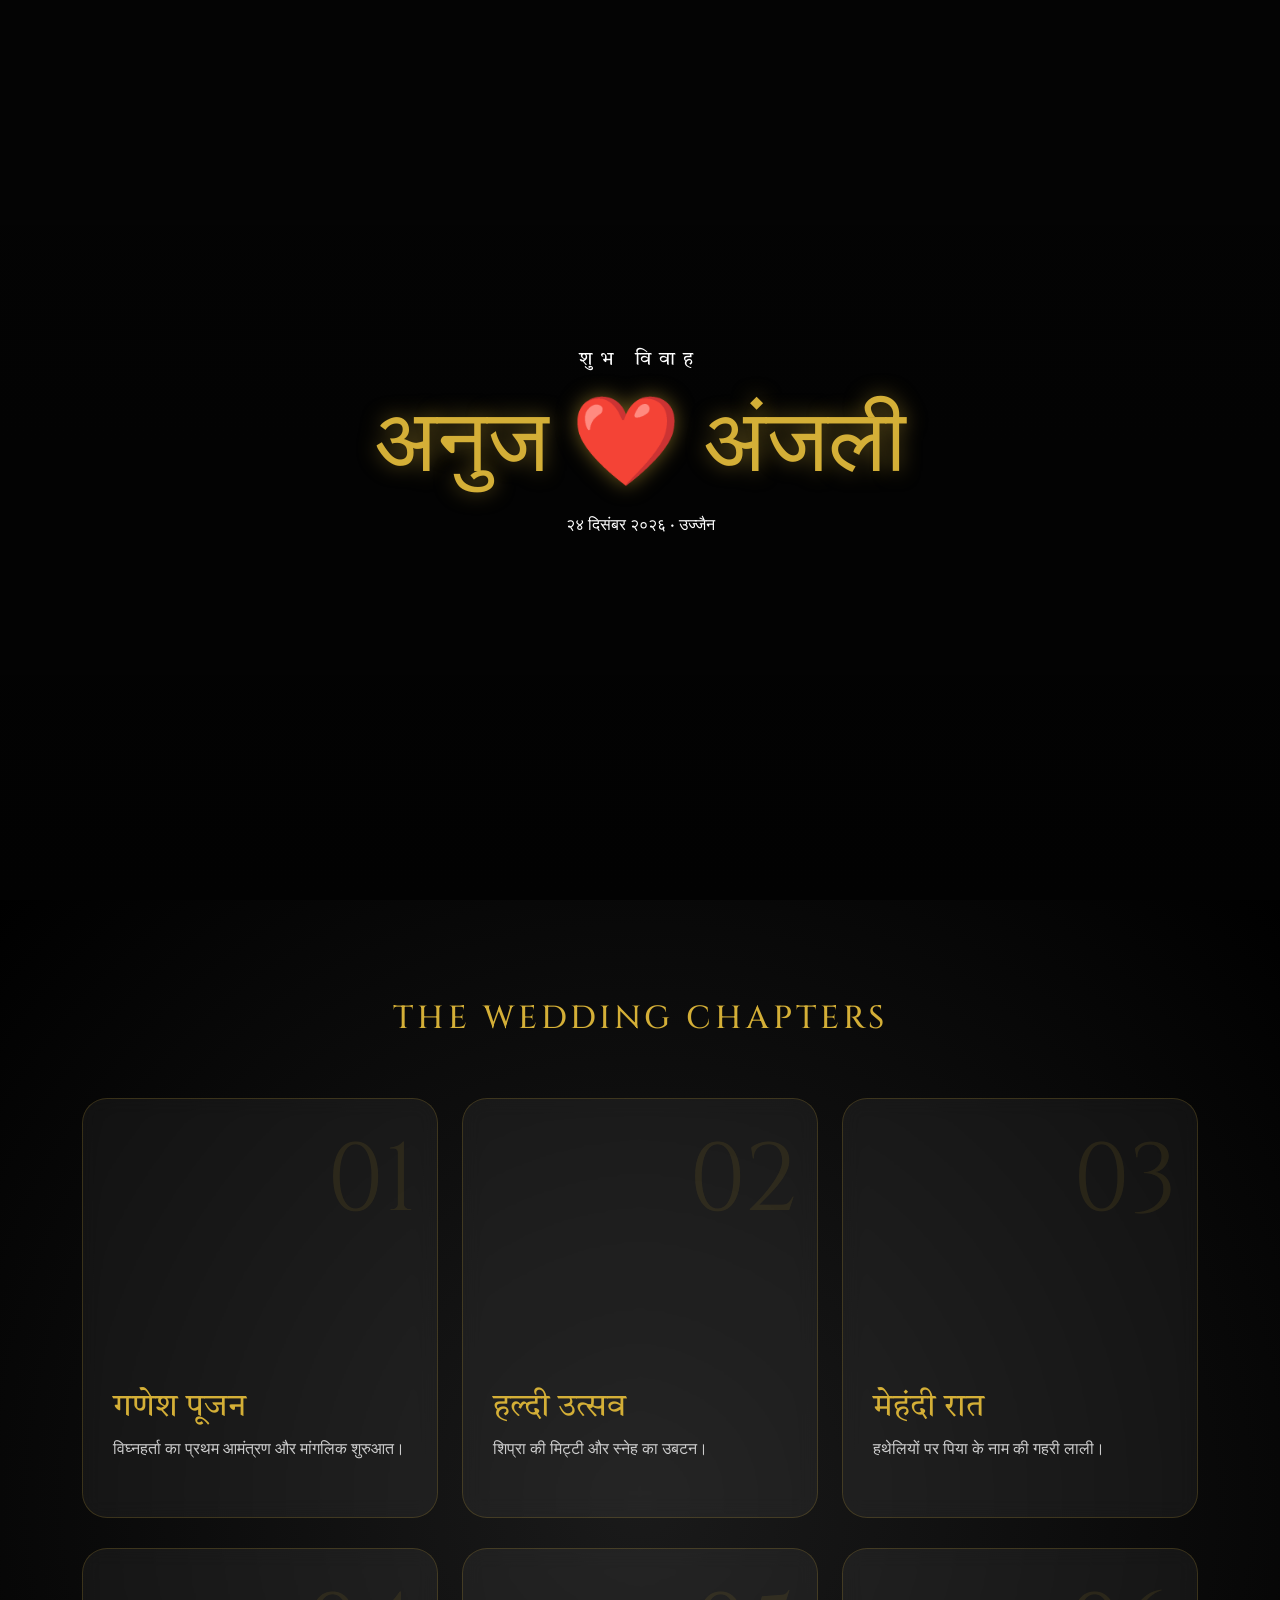
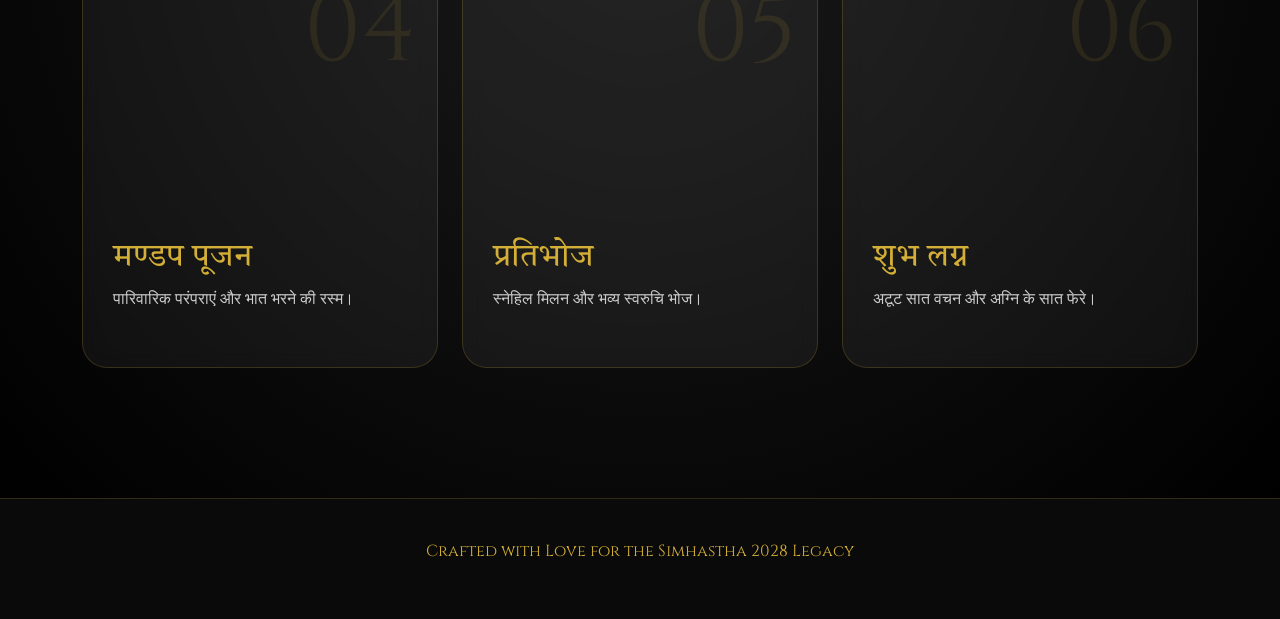
<file: index.html>
<!DOCTYPE html>
<html lang="hi">
<head>
    <meta charset="UTF-8">
    <meta name="viewport" content="width=device-width, initial-scale=1.0">
    <title>The Royal Wedding | Rahul & Anjali</title>
    
    <link href="https://cdn.jsdelivr.net/npm/bootstrap@5.3.0/dist/css/bootstrap.min.css" rel="stylesheet">
    <link href="https://fonts.googleapis.com/css2?family=Cinzel:wght@700&family=Tiro+Devanagari+Hindi&family=Montserrat:wght@300&display=swap" rel="stylesheet">
    <link href="https://unpkg.com/aos@2.3.1/dist/aos.css" rel="stylesheet">

    <style>
        :root {
            --gold: #D4AF37;
            --dark-bg: #0a0a0a;
            --card-bg: rgba(255, 255, 255, 0.05);
        }

        body {
            background-color: var(--dark-bg);
            color: #ffffff;
            font-family: 'Tiro Devanagari Hindi', serif;
            overflow-x: hidden;
        }

        /* --- Cinematic Hero --- */
        .hero {
            height: 100vh;
            background: linear-gradient(rgba(0,0,0,0.6), rgba(0,0,0,0.8)), 
                        url('https://images.unsplash.com/photo-1519741497674-611481863552?auto=format&fit=crop&w=1500&q=80');
            background-size: cover;
            background-position: center;
            display: flex;
            align-items: center;
            justify-content: center;
            text-align: center;
        }

        .hero h1 {
            font-family: 'Cinzel', serif;
            font-size: clamp(3rem, 8vw, 5.5rem);
            color: var(--gold);
            text-shadow: 0 0 20px rgba(212, 175, 55, 0.5);
        }

        /* --- Wedding Chapters Grid --- */
        .chapter-section {
            padding: 100px 0;
            background: radial-gradient(circle at center, #1a1a1a 0%, #000 100%);
        }

        .section-title {
            font-family: 'Cinzel', serif;
            color: var(--gold);
            letter-spacing: 4px;
            margin-bottom: 60px;
            text-transform: uppercase;
        }

        .chapter-card {
            background: var(--card-bg);
            border: 1px solid rgba(212, 175, 55, 0.2);
            border-radius: 25px;
            padding: 40px 30px;
            height: 420px;
            display: flex;
            flex-direction: column;
            justify-content: flex-end;
            position: relative;
            overflow: hidden;
            transition: all 0.5s cubic-bezier(0.4, 0, 0.2, 1);
            text-decoration: none;
            margin-bottom: 30px;
            backdrop-filter: blur(10px);
        }

        .chapter-card:hover {
            transform: translateY(-15px);
            border-color: var(--gold);
            background: rgba(212, 175, 55, 0.08);
            box-shadow: 0 20px 40px rgba(0,0,0,0.5);
        }

        .card-num {
            position: absolute;
            top: 10px;
            right: 20px;
            font-family: 'Cinzel', serif;
            font-size: 6rem;
            opacity: 0.1;
            color: var(--gold);
            transition: 0.5s;
        }

        .chapter-card:hover .card-num {
            opacity: 0.3;
            transform: scale(1.1);
        }

        .chapter-card h3 {
            color: var(--gold);
            font-size: 2rem;
            margin-bottom: 10px;
            z-index: 2;
        }

        .chapter-card p {
            color: #ccc;
            font-size: 1rem;
            z-index: 2;
            font-family: 'Montserrat', sans-serif;
        }

        footer {
            padding: 40px;
            text-align: center;
            border-top: 1px solid rgba(212, 175, 55, 0.2);
            color: var(--gold);
            font-family: 'Cinzel', serif;
        }
    </style>
</head>
<body>

    <header class="hero">
        <div data-aos="zoom-out" data-aos-duration="2000">
            <p style="letter-spacing: 8px; font-size: 1.2rem;">शुभ विवाह</p>
            <h1>अनुज ❤️ अंजली</h1>
            <p class="mt-3" style="font-family: 'Montserrat';">२४ दिसंबर २०२६ • उज्जैन</p>
        </div>
    </header>

    <section class="chapter-section">
        <div class="container">
            <h2 class="text-center section-title" data-aos="fade-up">The Wedding Chapters</h2>
            
            <div class="row">
                <div class="col-md-4" data-aos="fade-up">
                    <a href="ganesh.html" class="chapter-card">
                        <div class="card-num">01</div>
                        <h3>गणेश पूजन</h3>
                        <p>विघ्नहर्ता का प्रथम आमंत्रण और मांगलिक शुरुआत।</p>
                    </a>
                </div>

                <div class="col-md-4" data-aos="fade-up" data-aos-delay="100">
                    <a href="haldi.html" class="chapter-card">
                        <div class="card-num">02</div>
                        <h3>हल्दी उत्सव</h3>
                        <p>शिप्रा की मिट्टी और स्नेह का उबटन।</p>
                    </a>
                </div>

                <div class="col-md-4" data-aos="fade-up" data-aos-delay="200">
                    <a href="mehendi.html" class="chapter-card">
                        <div class="card-num">03</div>
                        <h3>मेहंदी रात</h3>
                        <p>हथेलियों पर पिया के नाम की गहरी लाली।</p>
                    </a>
                </div>

                <div class="col-md-4" data-aos="fade-up" data-aos-delay="300">
                    <a href="mandap.html" class="chapter-card">
                        <div class="card-num">04</div>
                        <h3>मण्डप पूजन</h3>
                        <p>पारिवारिक परंपराएं और भात भरने की रस्म।</p>
                    </a>
                </div>

                <div class="col-md-4" data-aos="fade-up" data-aos-delay="400">
                    <a href="pratibhoj.html" class="chapter-card">
                        <div class="card-num">05</div>
                        <h3>प्रतिभोज</h3>
                        <p>स्नेहिल मिलन और भव्य स्वरुचि भोज।</p>
                    </a>
                </div>

                <div class="col-md-4" data-aos="fade-up" data-aos-delay="500">
                    <a href="lagan.html" class="chapter-card">
                        <div class="card-num">06</div>
                        <h3>शुभ लग्न</h3>
                        <p>अटूट सात वचन और अग्नि के सात फेरे।</p>
                    </a>
                </div>
            </div>
        </div>
    </section>

    <footer>
        <p>Crafted with Love for the Simhastha 2028 Legacy</p>
    </footer>

    <script src="https://unpkg.com/aos@2.3.1/dist/aos.js"></script>
    <script>
        AOS.init({
            duration: 1000,
            once: true
        });
    </script>
</body>
</html>
</file>
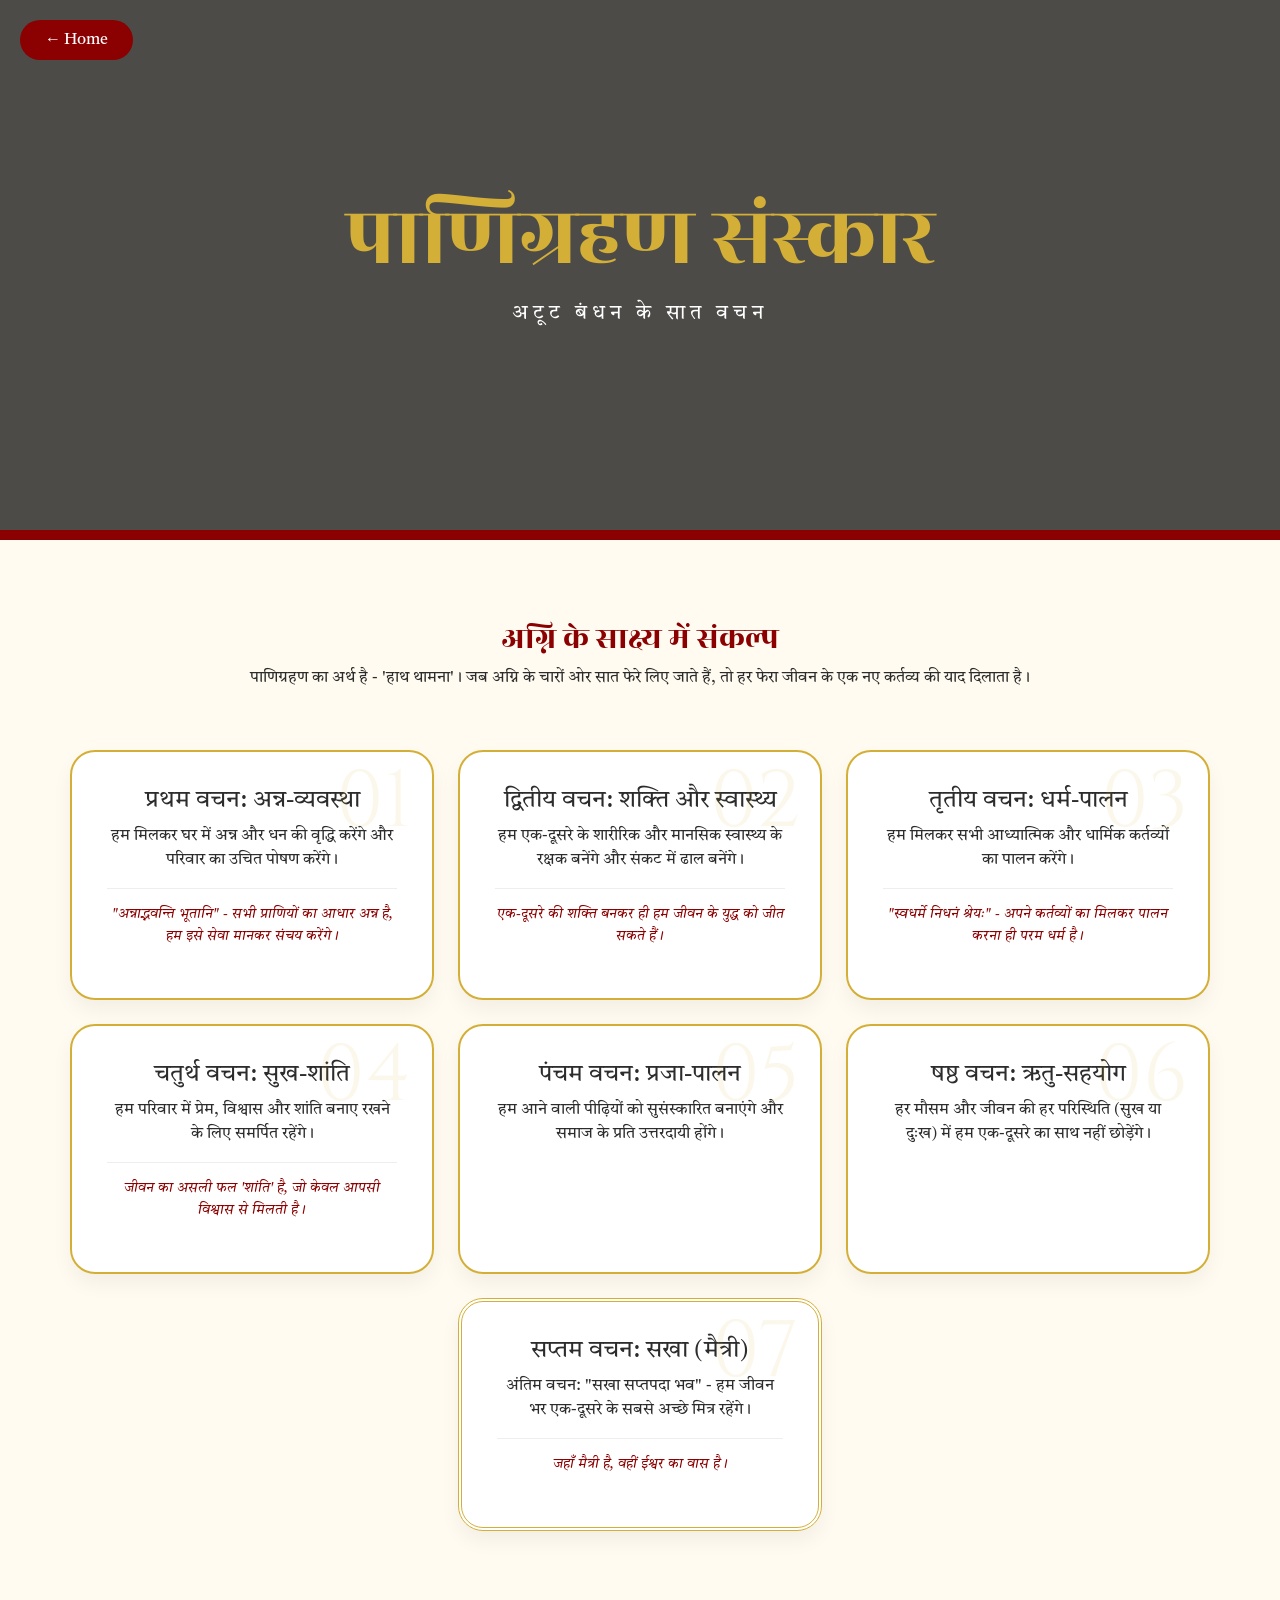
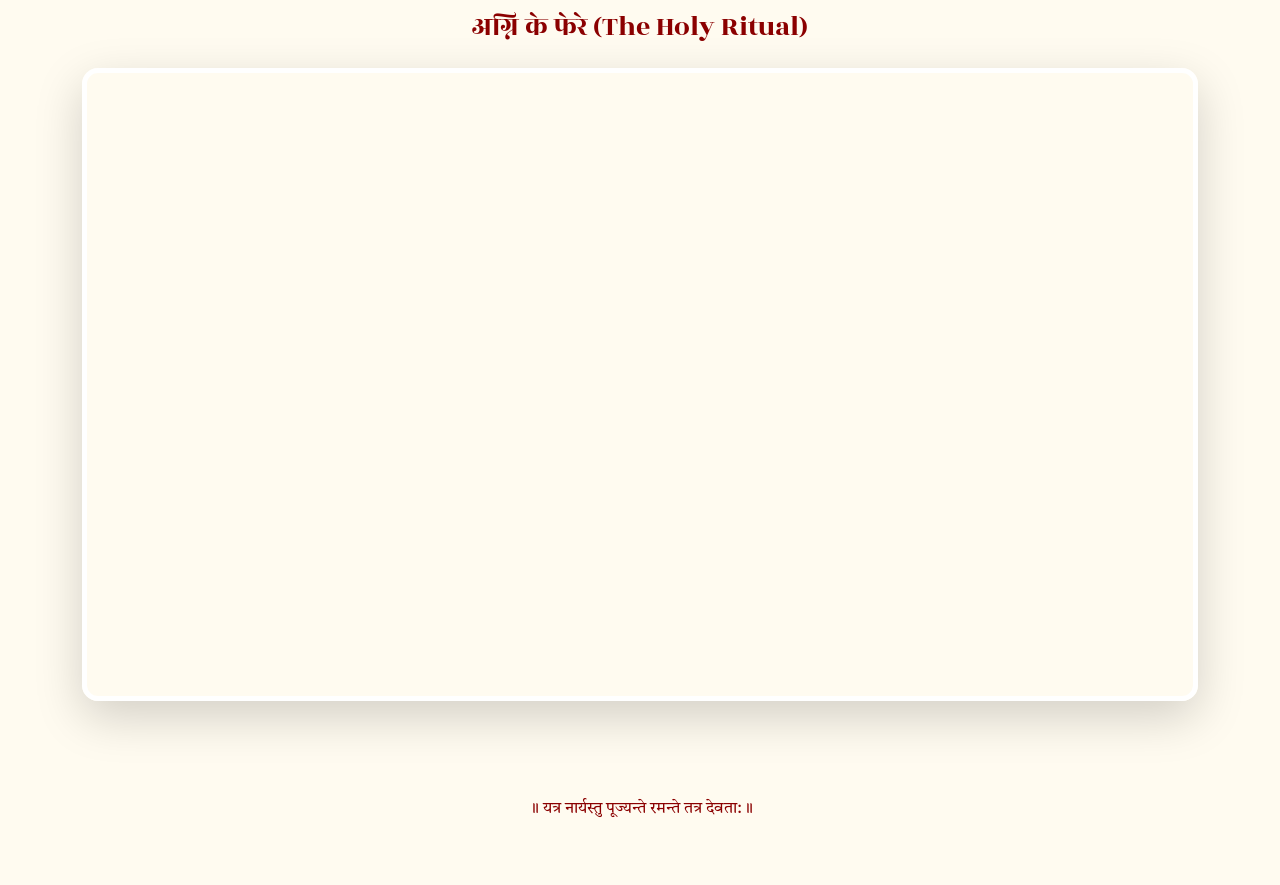
<file: lagan.html>
<!DOCTYPE html>
<html lang="hi">
<head>
    <meta charset="UTF-8">
    <meta name="viewport" content="width=device-width, initial-scale=1.0">
    <title>शुभ लग्न एवं सात वचन | अनूज एवं अंजली</title>
    
    <link href="https://cdn.jsdelivr.net/npm/bootstrap@5.3.0/dist/css/bootstrap.min.css" rel="stylesheet">
    <link href="https://fonts.googleapis.com/css2?family=Rozha+One&family=Tiro+Devanagari+Hindi&family=Cinzel:wght@700&display=swap" rel="stylesheet">
    <link href="https://unpkg.com/aos@2.3.1/dist/aos.css" rel="stylesheet">

    <style>
        :root {
            --fire-orange: #FF4500;
            --sacred-red: #8B0000;
            --gold: #D4AF37;
            --sand-bg: #FFFBF0;
        }

        body {
            font-family: 'Tiro Devanagari Hindi', serif;
            background-color: var(--sand-bg);
            color: #2c2c2c;
            overflow-x: hidden;
        }

        /* --- Header Section --- */
        .lagan-header {
            height: 60vh;
            background: linear-gradient(rgba(0,0,0,0.7), rgba(0,0,0,0.7)), 
                        url('https://images.unsplash.com/photo-1515934751635-c81c6bc9a2d8?auto=format&fit=crop&w=1500&q=80');
            background-size: cover;
            background-position: center;
            display: flex;
            align-items: center;
            justify-content: center;
            text-align: center;
            border-bottom: 10px solid var(--sacred-red);
        }

        .lagan-header h1 {
            font-family: 'Rozha One', serif;
            font-size: clamp(3rem, 10vw, 5.5rem);
            color: var(--gold);
        }

        /* --- Vachan Card Grid --- */
        .vachan-section { padding: 80px 0; }
        
        .vachan-card {
            background: white;
            border: 2px solid var(--gold);
            border-radius: 25px;
            padding: 35px;
            height: 100%;
            transition: 0.5s;
            position: relative;
            box-shadow: 0 10px 20px rgba(0,0,0,0.05);
            text-align: center;
        }

        .vachan-card:hover {
            transform: translateY(-15px) rotate(1deg);
            background: var(--sacred-red);
            color: white;
            border-color: white;
        }

        .vachan-card:hover .gita-text { color: #ffe0b2; }
        .vachan-card:hover .vachan-num { color: rgba(255,255,255,0.2); }

        .vachan-num {
            font-family: 'Cinzel', serif;
            font-size: 5rem;
            position: absolute;
            top: -10px;
            right: 20px;
            color: rgba(212, 175, 55, 0.1);
        }

        .gita-text {
            font-size: 0.9rem;
            font-style: italic;
            color: var(--sacred-red);
            border-top: 1px solid #eee;
            margin-top: 15px;
            padding-top: 15px;
        }

        /* --- Back Button --- */
        .back-nav {
            position: fixed; top: 20px; left: 20px; z-index: 100;
            background: var(--sacred-red); color: white;
            padding: 8px 25px; border-radius: 50px; text-decoration: none;
        }

        .vows-intro {
            max-width: 800px; margin: 0 auto 60px auto; text-align: center;
        }
    </style>
</head>
<body>

    <a href="index.html" class="back-nav">← Home</a>

    <header class="lagan-header" data-aos="zoom-out">
        <div>
            <h1>पाणिग्रहण संस्कार</h1>
            <p class="lead text-white" style="letter-spacing: 5px;">अटूट बंधन के सात वचन</p>
        </div>
    </header>

    <div class="container vachan-section">
        <div class="vows-intro" data-aos="fade-up">
            <h2 style="font-family: 'Rozha One'; color: var(--sacred-red);">अग्नि के साक्ष्य में संकल्प</h2>
            <p>पाणिग्रहण का अर्थ है - 'हाथ थामना'। जब अग्नि के चारों ओर सात फेरे लिए जाते हैं, तो हर फेरा जीवन के एक नए कर्तव्य की याद दिलाता है।</p>
        </div>

        <div class="row g-4">
            <div class="col-md-4" data-aos="fade-up">
                <div class="vachan-card">
                    <div class="vachan-num">01</div>
                    <h4>प्रथम वचन: अन्न-व्यवस्था</h4>
                    <p>हम मिलकर घर में अन्न और धन की वृद्धि करेंगे और परिवार का उचित पोषण करेंगे।</p>
                    <p class="gita-text">"अन्नाद्भवन्ति भूतानि" - सभी प्राणियों का आधार अन्न है, हम इसे सेवा मानकर संचय करेंगे।</p>
                </div>
            </div>

            <div class="col-md-4" data-aos="fade-up" data-aos-delay="100">
                <div class="vachan-card">
                    <div class="vachan-num">02</div>
                    <h4>द्वितीय वचन: शक्ति और स्वास्थ्य</h4>
                    <p>हम एक-दूसरे के शारीरिक और मानसिक स्वास्थ्य के रक्षक बनेंगे और संकट में ढाल बनेंगे।</p>
                    <p class="gita-text">एक-दूसरे की शक्ति बनकर ही हम जीवन के युद्ध को जीत सकते हैं।</p>
                </div>
            </div>

            <div class="col-md-4" data-aos="fade-up" data-aos-delay="200">
                <div class="vachan-card">
                    <div class="vachan-num">03</div>
                    <h4>तृतीय वचन: धर्म-पालन</h4>
                    <p>हम मिलकर सभी आध्यात्मिक और धार्मिक कर्तव्यों का पालन करेंगे।</p>
                    <p class="gita-text">"स्वधर्मे निधनं श्रेयः" - अपने कर्तव्यों का मिलकर पालन करना ही परम धर्म है।</p>
                </div>
            </div>

            <div class="col-md-4" data-aos="fade-up" data-aos-delay="300">
                <div class="vachan-card">
                    <div class="vachan-num">04</div>
                    <h4>चतुर्थ वचन: सुख-शांति</h4>
                    <p>हम परिवार में प्रेम, विश्वास और शांति बनाए रखने के लिए समर्पित रहेंगे।</p>
                    <p class="gita-text">जीवन का असली फल 'शांति' है, जो केवल आपसी विश्वास से मिलती है।</p>
                </div>
            </div>

            <div class="col-md-4" data-aos="fade-up" data-aos-delay="400">
                <div class="vachan-card">
                    <div class="vachan-num">05</div>
                    <h4>पंचम वचन: प्रजा-पालन</h4>
                    <p>हम आने वाली पीढ़ियों को सुसंस्कारित बनाएंगे और समाज के प्रति उत्तरदायी होंगे।</p>
                </div>
            </div>

            <div class="col-md-4" data-aos="fade-up" data-aos-delay="500">
                <div class="vachan-card">
                    <div class="vachan-num">06</div>
                    <h4>षष्ठ वचन: ऋतु-सहयोग</h4>
                    <p>हर मौसम और जीवन की हर परिस्थिति (सुख या दुःख) में हम एक-दूसरे का साथ नहीं छोड़ेंगे।</p>
                </div>
            </div>

            <div class="col-md-4 mx-auto" data-aos="fade-up" data-aos-delay="600">
                <div class="vachan-card" style="border-width: 4px; border-style: double;">
                    <div class="vachan-num">07</div>
                    <h4>सप्तम वचन: सखा (मैत्री)</h4>
                    <p>अंतिम वचन: "सखा सप्तपदा भव" - हम जीवन भर एक-दूसरे के सबसे अच्छे मित्र रहेंगे।</p>
                    <p class="gita-text">जहाँ मैत्री है, वहीं ईश्वर का वास है।</p>
                </div>
            </div>
        </div>
    </div>

    <div class="container pb-5">
        <h3 class="text-center mb-4" style="font-family: 'Rozha One'; color: var(--sacred-red);">अग्नि के फेरे (The Holy Ritual)</h3>
        <div class="ratio ratio-16x9 rounded-4 overflow-hidden shadow-lg border border-5 border-white">
            <iframe src="https://www.youtube.com/embed/dQw4w9WgXcQ" title="Lagan Ceremony Video" allowfullscreen></iframe>
        </div>
    </div>

    <footer class="text-center py-5" style="color: var(--sacred-red);">
        <p>॥ यत्र नार्यस्तु पूज्यन्ते रमन्ते तत्र देवता: ॥</p>
    </footer>

    <script src="https://unpkg.com/aos@2.3.1/dist/aos.js"></script>
    <script>
        AOS.init({ duration: 1200, once: true });
    </script>
</body>
</html>
</file>
